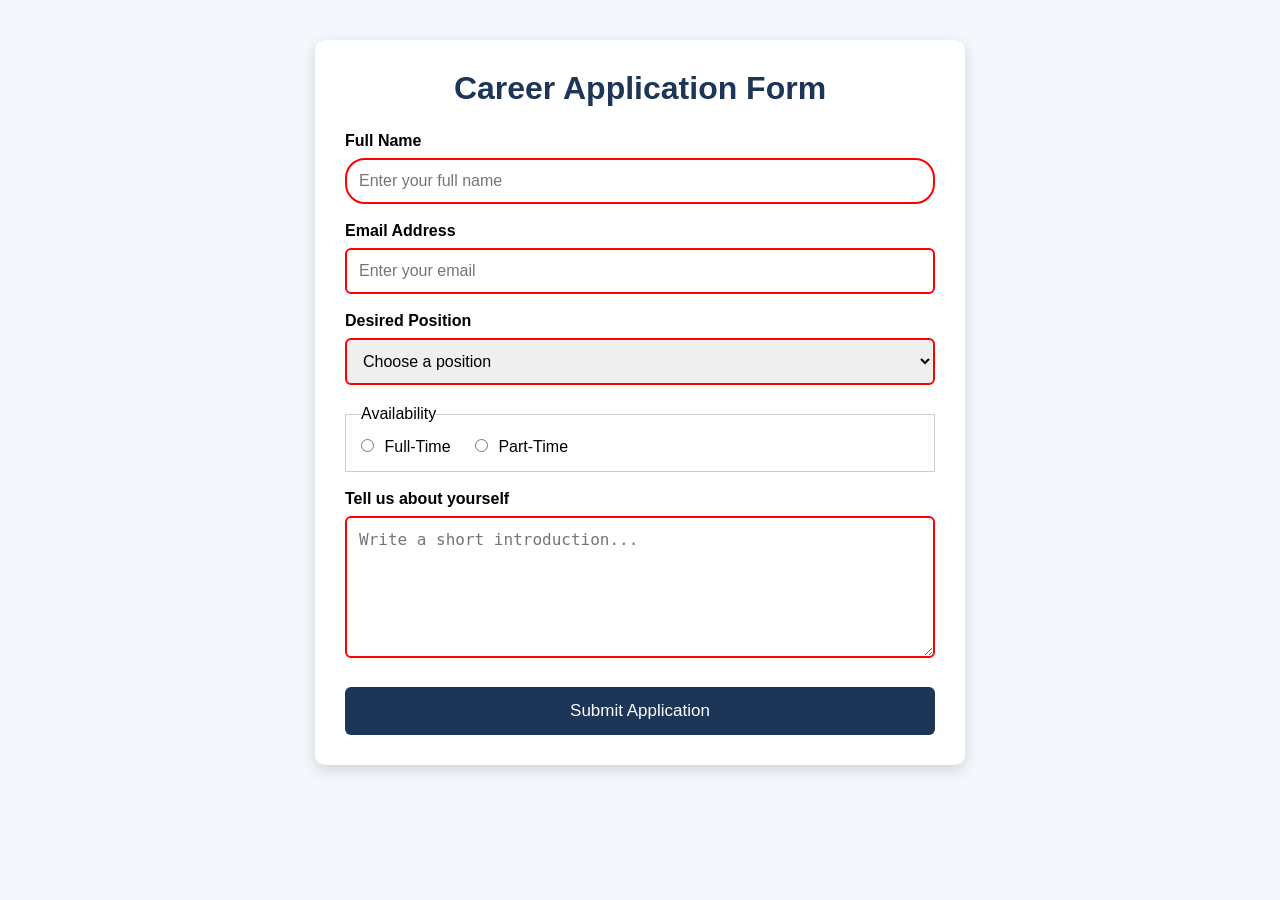
<file: html-css/application-form/index.html>
<!DOCTYPE html>
<html lang="en">
<head>
  <meta charset="UTF-8">
  <meta name="viewport" content="width=device-width, initial-scale=1.0">
  <title>Career Application Form</title>
  <link rel="stylesheet" href="styles.css">
</head>

<body>

<div class="container">

  <h1>Career Application Form</h1>

  <form>

    <label for="name">Full Name</label>
    <input
      type="text"
      id="name"
      placeholder="Enter your full name"
      required
    >

    <label for="email">Email Address</label>
    <input
      type="email"
      id="email"
      placeholder="Enter your email"
      required
    >

    <label for="position">Desired Position</label>

    <select id="position" required>
      <option value="">Choose a position</option>
      <option>Frontend Developer</option>
      <option>Backend Developer</option>
      <option>Full Stack Developer</option>
      <option>UI/UX Designer</option>
    </select>

    <fieldset class="radio-group">

      <legend>Availability</legend>

      <input type="radio" id="full" name="availability">
      <label for="full">Full-Time</label>

      <input type="radio" id="part" name="availability">
      <label for="part">Part-Time</label>

    </fieldset>

    <label for="message">Tell us about yourself</label>

    <textarea
      id="message"
      rows="6"
      placeholder="Write a short introduction..."
      required
    ></textarea>

    <button type="submit">
      Submit Application
    </button>

  </form>

</div>

</body>
</html>
</file>
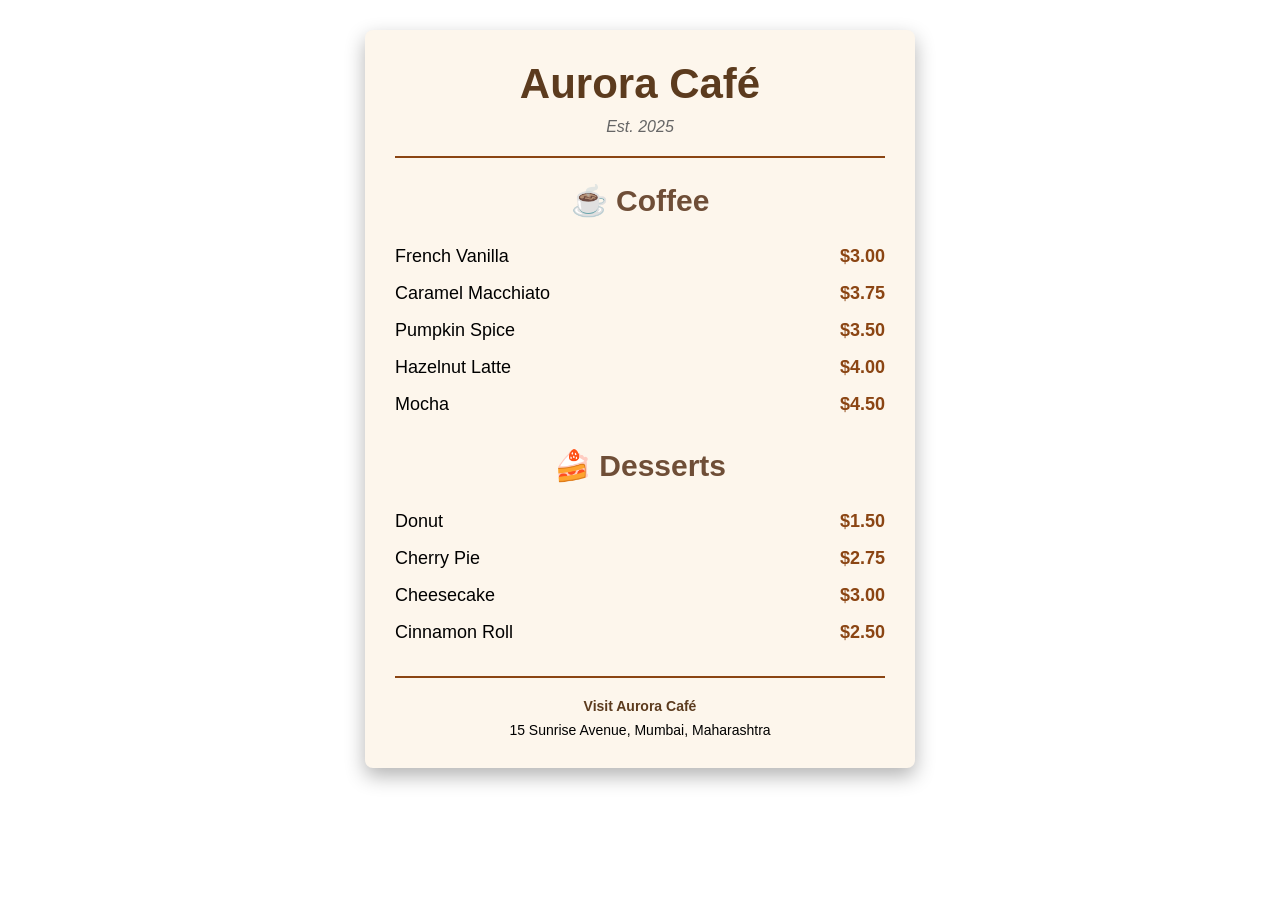
<file: html-css/cafe-menu/index.html>
<!DOCTYPE html>
<html lang="en">
<head>
    <meta charset="UTF-8">
    <meta name="viewport" content="width=device-width, initial-scale=1.0">
    <title>Aurora Café</title>

    <link rel="stylesheet" href="styles.css">
</head>

<body>

<div class="menu">

    <main>

        <h1>Aurora Café</h1>
        <p class="established">Est. 2025</p>

        <hr>

        <section>

            <h2>☕ Coffee</h2>

            <article class="item">
                <p class="flavor">French Vanilla</p><p class="price">$3.00</p>
            </article>

            <article class="item">
                <p class="flavor">Caramel Macchiato</p><p class="price">$3.75</p>
            </article>

            <article class="item">
                <p class="flavor">Pumpkin Spice</p><p class="price">$3.50</p>
            </article>

            <article class="item">
                <p class="flavor">Hazelnut Latte</p><p class="price">$4.00</p>
            </article>

            <article class="item">
                <p class="flavor">Mocha</p><p class="price">$4.50</p>
            </article>

        </section>

        <section>

            <h2>🍰 Desserts</h2>

            <article class="item">
                <p class="dessert">Donut</p><p class="price">$1.50</p>
            </article>

            <article class="item">
                <p class="dessert">Cherry Pie</p><p class="price">$2.75</p>
            </article>

            <article class="item">
                <p class="dessert">Cheesecake</p><p class="price">$3.00</p>
            </article>

            <article class="item">
                <p class="dessert">Cinnamon Roll</p><p class="price">$2.50</p>
            </article>

        </section>

    </main>

    <hr class="bottom-line">

    <footer>

        <p>
            <a href="https://github.com/PranjalChavan77" target="_blank">
                Visit Aurora Café
            </a>
        </p>

        <p class="address">
            15 Sunrise Avenue, Mumbai, Maharashtra
        </p>

    </footer>

</div>

</body>
</html>
</file>
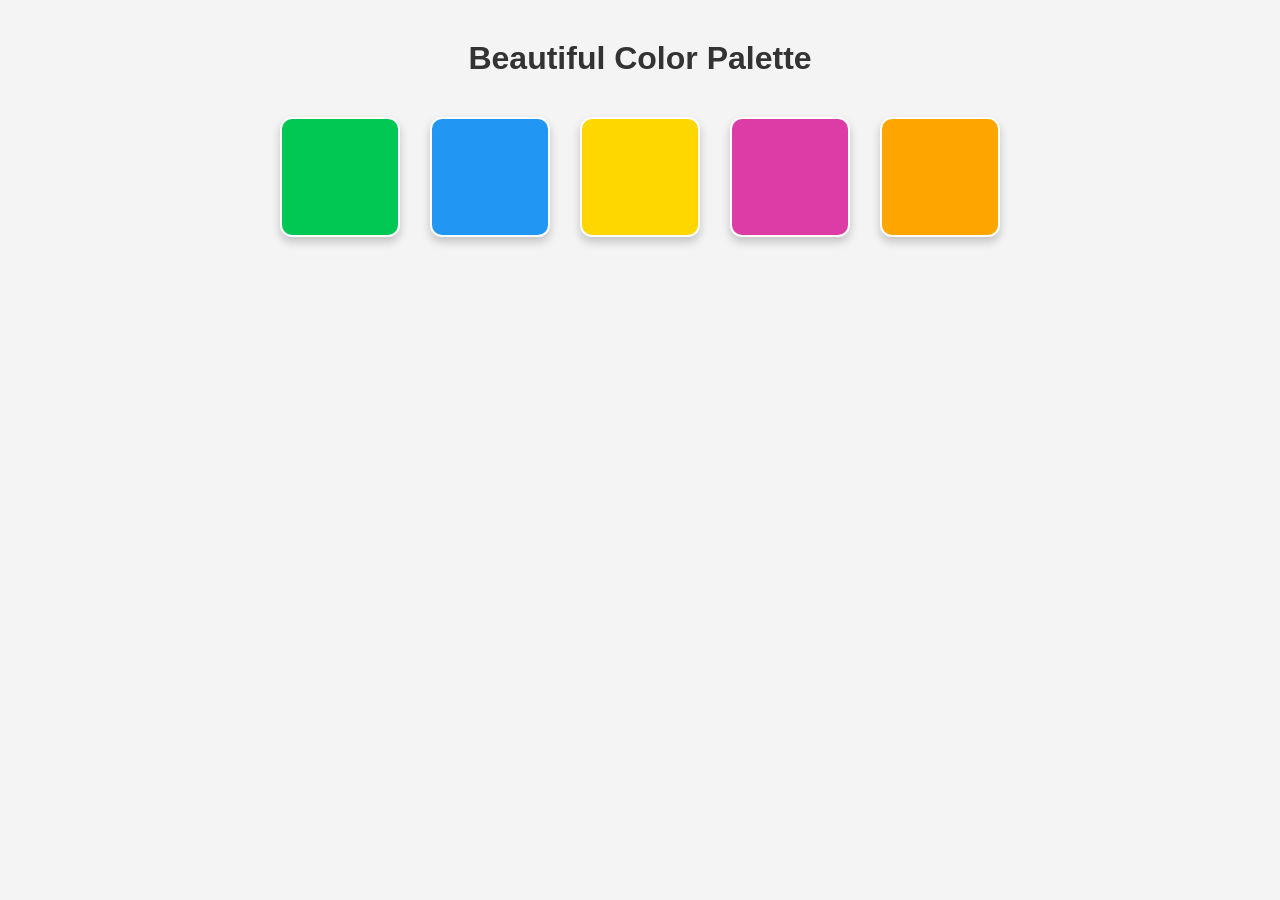
<file: html-css/color-palette/index.html>
<!DOCTYPE html>
<html lang="en">
<head>
    <meta charset="UTF-8">
    <meta name="viewport" content="width=device-width, initial-scale=1.0">
    <title>Color Palette</title>

    <link rel="stylesheet" href="styles.css">
</head>
<body>

    <h1>Beautiful Color Palette</h1>

    <div class="color-grid">

        <div class="color-box color1"></div>

        <div class="color-box color2"></div>

        <div class="color-box color3"></div>

        <div class="color-box color4"></div>

        <div class="color-box color5"></div>

    </div>

</body>
</html>
</file>
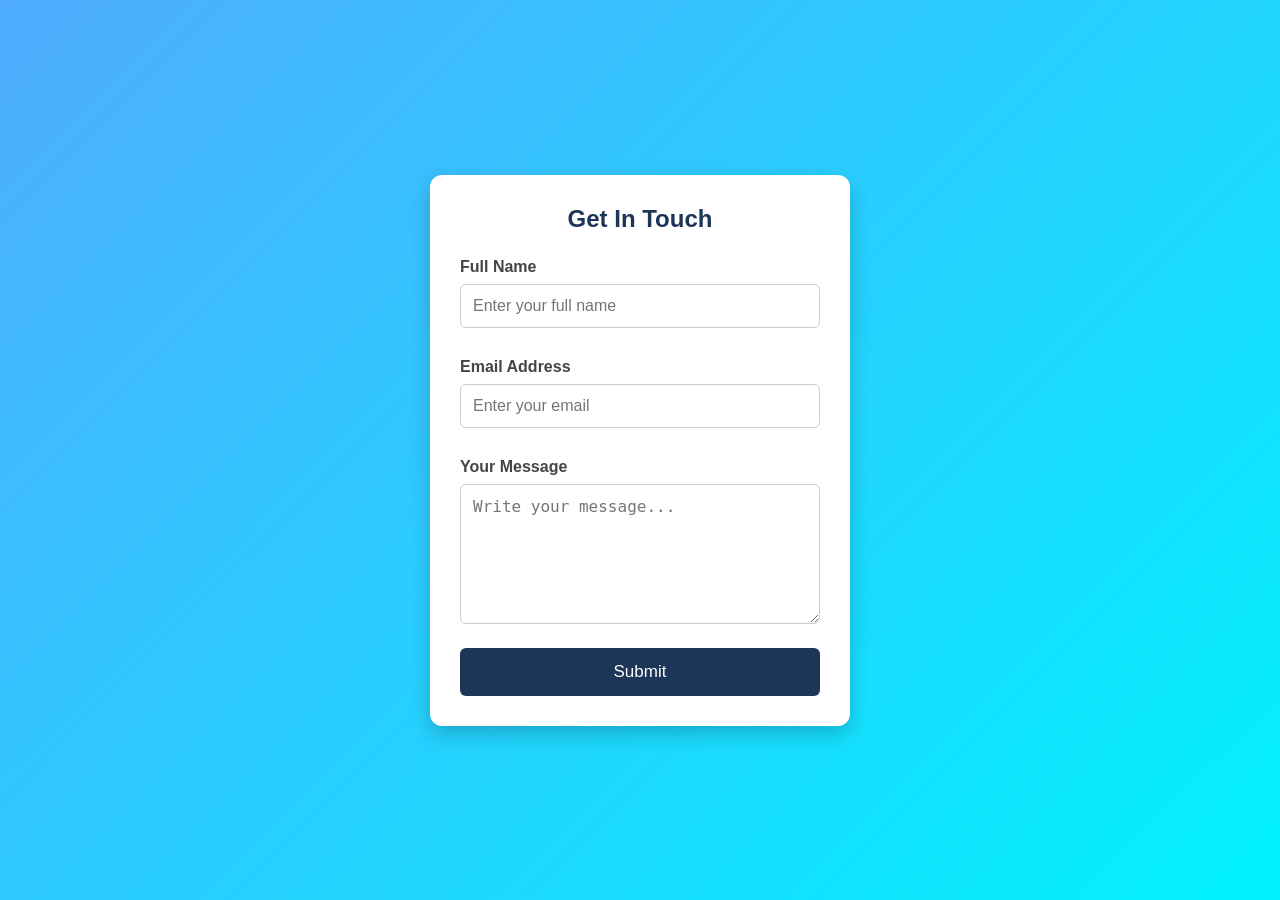
<file: html-css/contact-form/index.html>
<!DOCTYPE html>
<html lang="en">
<head>
    <meta charset="UTF-8">
    <meta name="viewport" content="width=device-width, initial-scale=1.0">
    <title>Contact Form</title>

    <link rel="stylesheet" href="styles.css">
</head>
<body>

<div class="form-container">

    <form>

        <h2>Get In Touch</h2>

        <label for="name">Full Name</label>
        <input
            type="text"
            id="name"
            name="name"
            placeholder="Enter your full name"
            required
        >

        <label for="email">Email Address</label>
        <input
            type="email"
            id="email"
            name="email"
            placeholder="Enter your email"
            required
        >

        <label for="message">Your Message</label>
        <textarea
            id="message"
            name="message"
            rows="6"
            placeholder="Write your message..."
            required
        ></textarea>

        <button type="submit">Submit</button>

    </form>

</div>

</body>
</html>
</file>
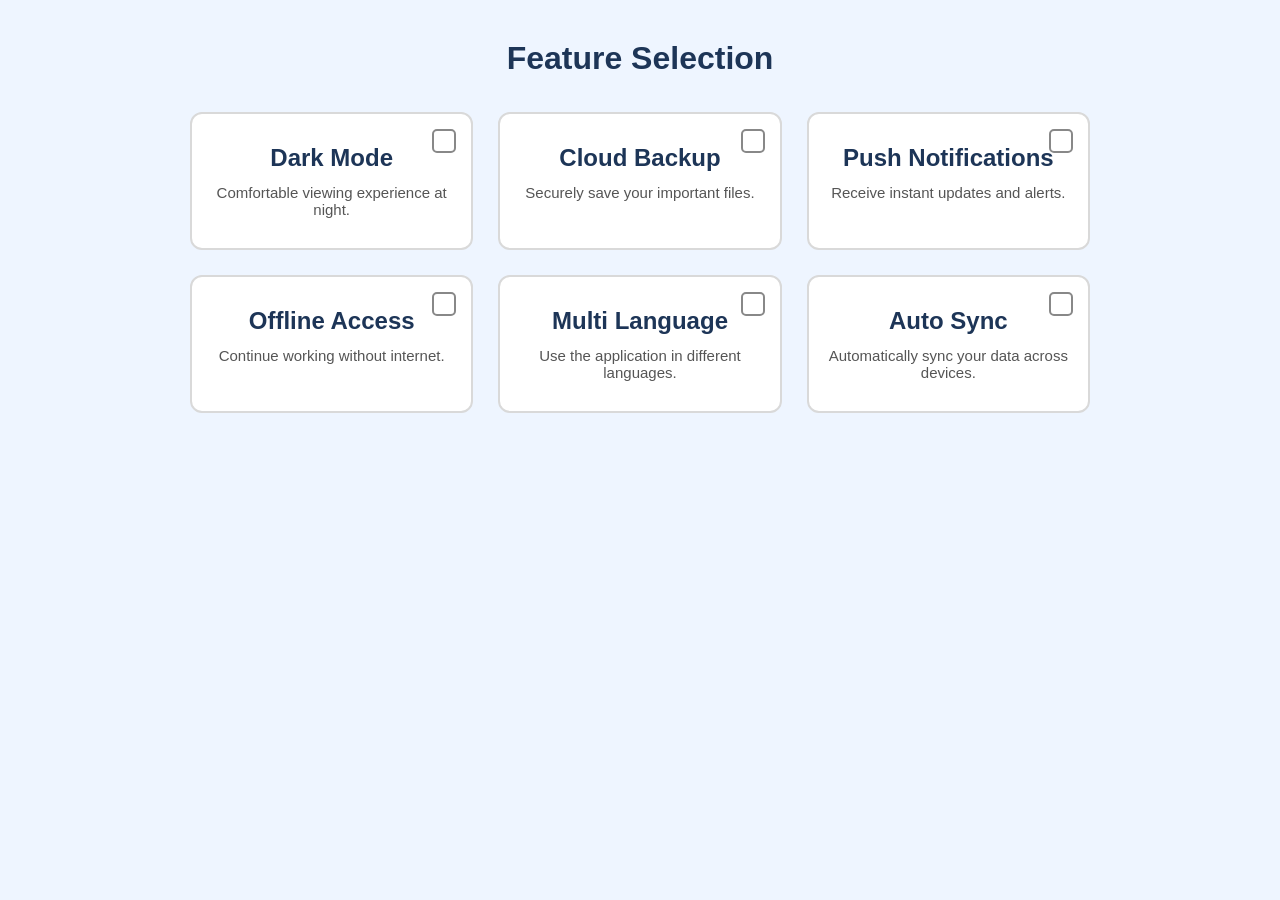
<file: html-css/feature-selection/index.html>
<!DOCTYPE html>
<html lang="en">
<head>
    <meta charset="UTF-8">
    <meta name="viewport" content="width=device-width, initial-scale=1.0">
    <title>Feature Selection</title>

    <link rel="stylesheet" href="styles.css">
</head>
<body>

<h1>Feature Selection</h1>

<div class="feature-card-container">

    <label class="feature-card">
        <input type="checkbox">
        <h2>Dark Mode</h2>
        <p>Comfortable viewing experience at night.</p>
    </label>

    <label class="feature-card">
        <input type="checkbox">
        <h2>Cloud Backup</h2>
        <p>Securely save your important files.</p>
    </label>

    <label class="feature-card">
        <input type="checkbox">
        <h2>Push Notifications</h2>
        <p>Receive instant updates and alerts.</p>
    </label>

    <label class="feature-card">
        <input type="checkbox">
        <h2>Offline Access</h2>
        <p>Continue working without internet.</p>
    </label>

    <label class="feature-card">
        <input type="checkbox">
        <h2>Multi Language</h2>
        <p>Use the application in different languages.</p>
    </label>

    <label class="feature-card">
        <input type="checkbox">
        <h2>Auto Sync</h2>
        <p>Automatically sync your data across devices.</p>
    </label>

</div>

</body>
</html>
</file>
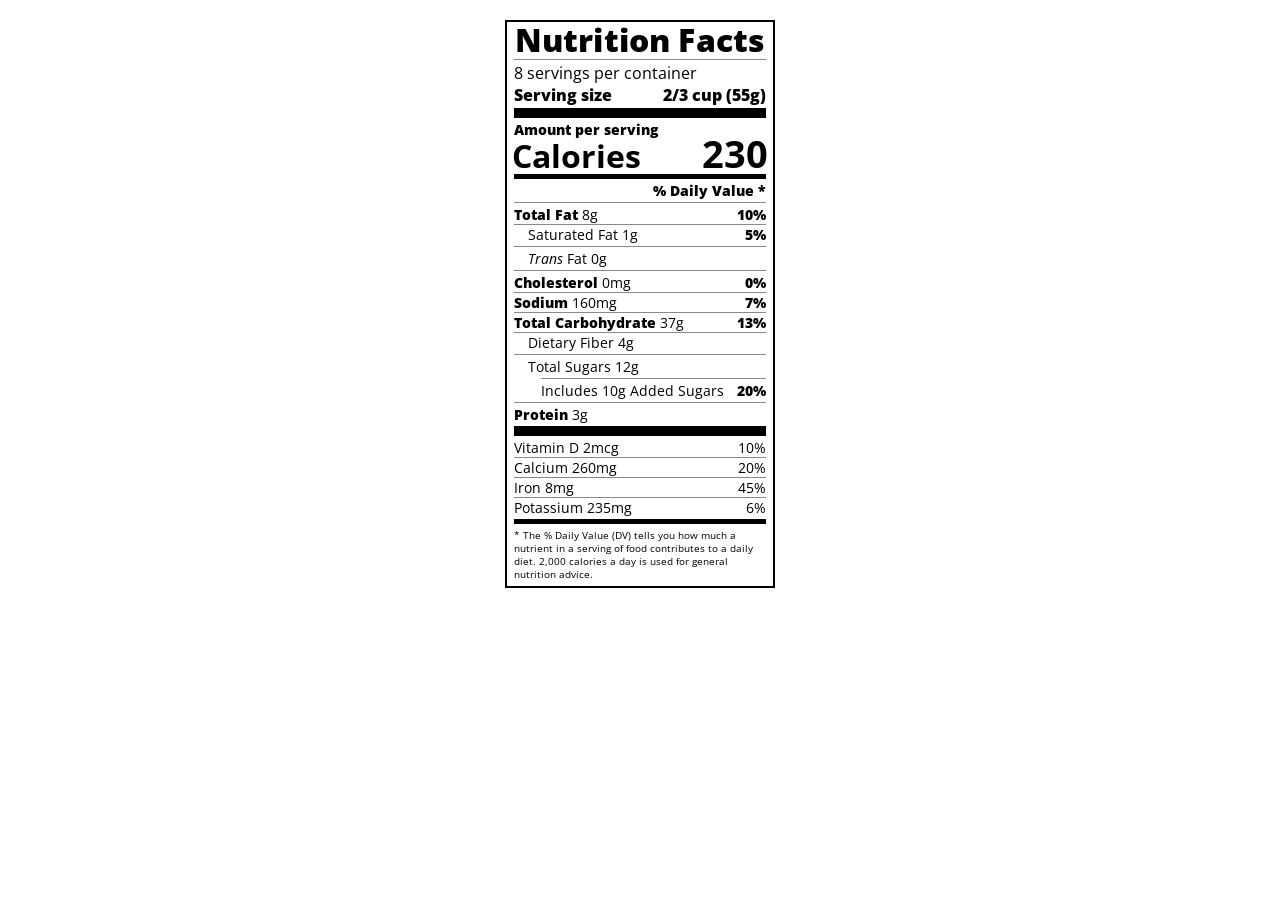
<file: html-css/nutrition-label/index.html>
<!doctype html>
<html lang="en">
  <head>
    <meta charset="UTF-8" />
    <title>Nutrition Label</title>
    <link
      href="https://fonts.googleapis.com/css?family=Open+Sans:400,700,800"
      rel="stylesheet"
    />
    <link href="./styles.css" rel="stylesheet" />
  </head>

  <body>
    <div class="label">
      <header>
        <h1 class="bold">Nutrition Facts</h1>
        <div class="divider"></div>
        <p>8 servings per container</p>
        <p class="bold">Serving size <span>2/3 cup (55g)</span></p>
      </header>
      <div class="divider large"></div>
      <div class="calories-info">
        <div class="left-container">
          <h2 class="bold small-text">Amount per serving</h2>
          <p>Calories</p>
        </div>
        <span>230</span>
      </div>
      <div class="divider medium"></div>
      <div class="daily-value small-text">
        <p class="bold right no-divider">% Daily Value *</p>
        <div class="divider"></div>
        <p>
          <span><span class="bold">Total Fat</span> 8g</span>
          <span class="bold">10%</span>
        </p>
        <p class="indent no-divider">
          Saturated Fat 1g <span class="bold">5%</span>
        </p>
        <div class="divider"></div>
        <p class="indent no-divider">
          <span><i>Trans</i> Fat 0g</span>
        </p>
        <div class="divider"></div>
        <p>
          <span><span class="bold">Cholesterol</span> 0mg</span>
          <span class="bold">0%</span>
        </p>
        <p>
          <span><span class="bold">Sodium</span> 160mg</span>
          <span class="bold">7%</span>
        </p>
        <p>
          <span><span class="bold">Total Carbohydrate</span> 37g</span>
          <span class="bold">13%</span>
        </p>
        <p class="indent no-divider">Dietary Fiber 4g</p>
        <div class="divider"></div>
        <p class="indent no-divider">Total Sugars 12g</p>
        <div class="divider double-indent"></div>
        <p class="double-indent no-divider">
          Includes 10g Added Sugars <span class="bold">20%</span>
        </p>
        <div class="divider"></div>
        <p class="no-divider">
          <span><span class="bold">Protein</span> 3g</span>
        </p>
        <div class="divider large"></div>
        <p>Vitamin D 2mcg <span>10%</span></p>
        <p>Calcium 260mg <span>20%</span></p>
        <p>Iron 8mg <span>45%</span></p>
        <p class="no-divider">Potassium 235mg <span>6%</span></p>
      </div>
      <div class="divider medium"></div>
      <p class="note">
        * The % Daily Value (DV) tells you how much a nutrient in a serving of
        food contributes to a daily diet. 2,000 calories a day is used for
        general nutrition advice.
      </p>
    </div>
  </body>
</html>
</file>
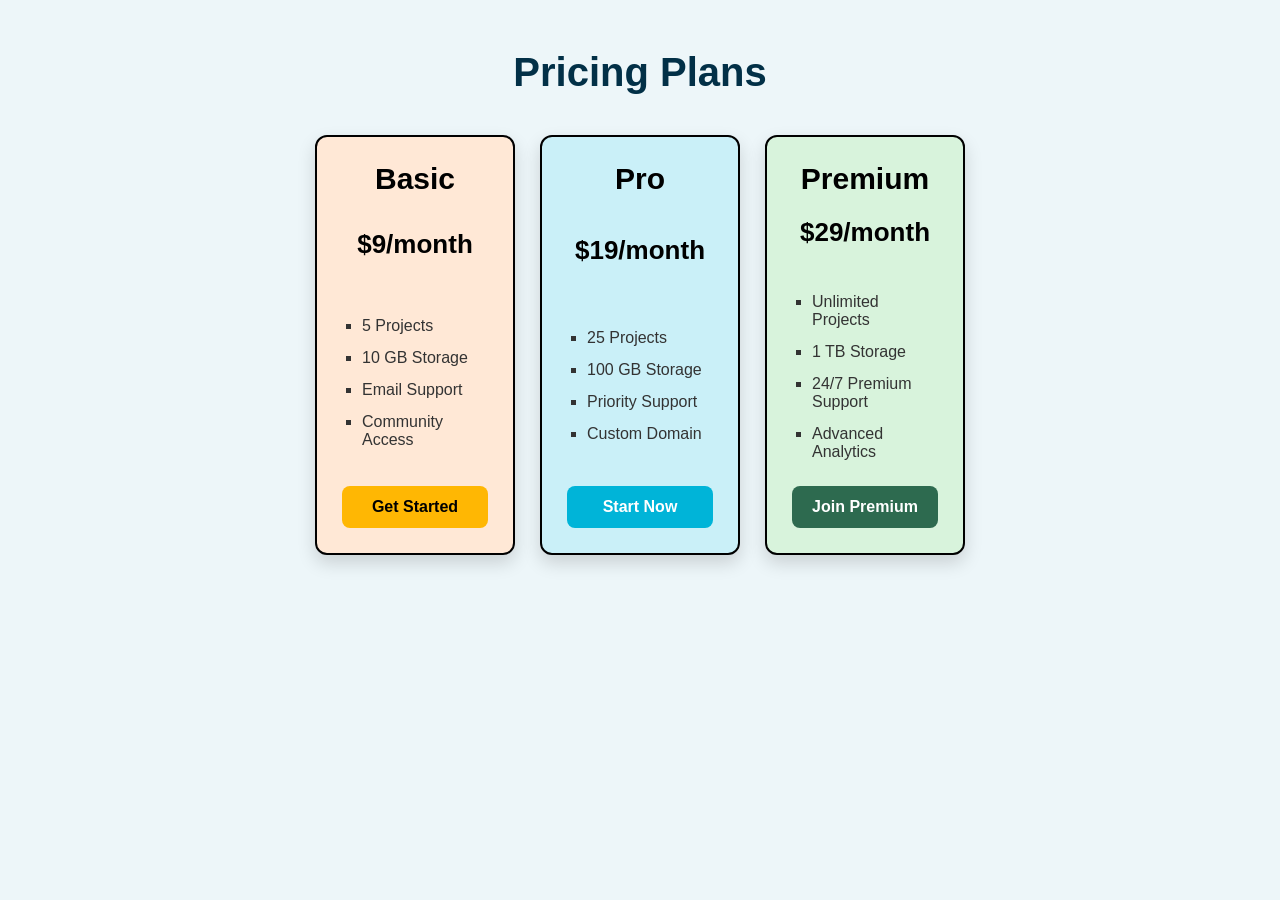
<file: html-css/pricing-plans-layout/index.html>
<!DOCTYPE html>
<html lang="en">
<head>
  <meta charset="UTF-8">
  <title>Pricing Plans</title>
  <link rel="stylesheet" href="styles.css">
</head>
<body>

<h1>Pricing Plans</h1>

<div class="pricing-container">

  <div class="pricing-card basic-plan">
    <h2>Basic</h2>
    <p>$9/month</p>

    <ul>
      <li>5 Projects</li>
      <li>10 GB Storage</li>
      <li>Email Support</li>
      <li>Community Access</li>
    </ul>

    <button>Get Started</button>
  </div>

  <div class="pricing-card pro-plan">
    <h2>Pro</h2>
    <p>$19/month</p>

    <ul>
      <li>25 Projects</li>
      <li>100 GB Storage</li>
      <li>Priority Support</li>
      <li>Custom Domain</li>
    </ul>

    <button>Start Now</button>
  </div>

  <div class="pricing-card premium-plan">
    <h2>Premium</h2>
    <p>$29/month</p>

    <ul>
      <li>Unlimited Projects</li>
      <li>1 TB Storage</li>
      <li>24/7 Premium Support</li>
      <li>Advanced Analytics</li>
    </ul>

    <button>Join Premium</button>
  </div>

</div>

</body>
</html>
</file>
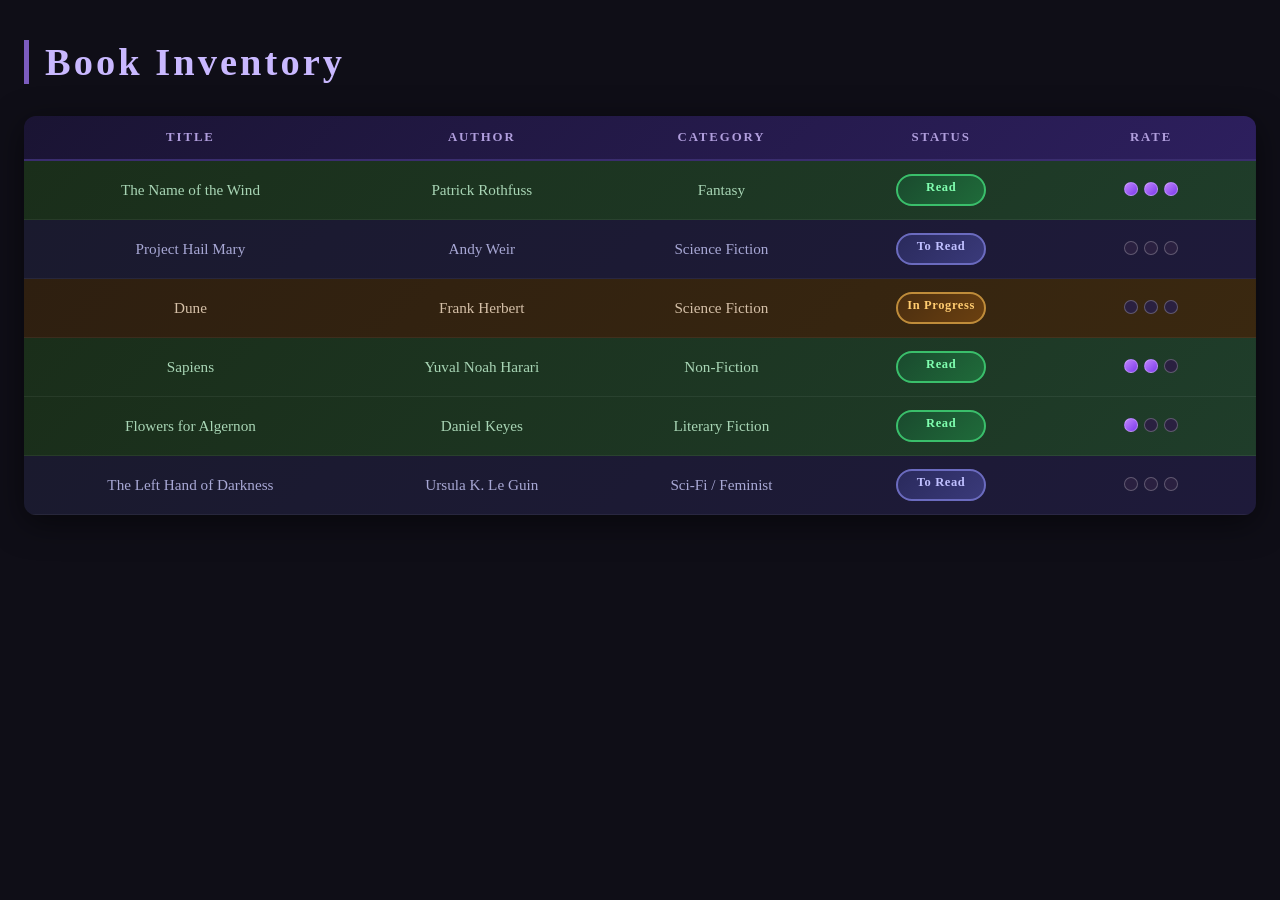
<file: projects/book-library-dashboard/index.html>
<!doctype html>
<html lang="en">
  <head>
    <meta charset="UTF-8" />
    <title>Book Inventory</title>
    <link rel="stylesheet" href="styles.css" />
  </head>
  <body>
    <h1>Book Inventory</h1>
    <div class="table-wrapper">
      <table>
        <thead>
          <tr>
            <th>Title</th>
            <th>Author</th>
            <th>Category</th>
            <th>Status</th>
            <th>Rate</th>
          </tr>
        </thead>
        <tbody>
          <tr class="read">
            <td>The Name of the Wind</td>
            <td>Patrick Rothfuss</td>
            <td>Fantasy</td>
            <td><span class="status">Read</span></td>
            <td>
              <span class="rate three"
                ><span></span><span></span><span></span
              ></span>
            </td>
          </tr>
          <tr class="to-read">
            <td>Project Hail Mary</td>
            <td>Andy Weir</td>
            <td>Science Fiction</td>
            <td><span class="status">To Read</span></td>
            <td>
              <span class="rate"><span></span><span></span><span></span></span>
            </td>
          </tr>
          <tr class="in-progress">
            <td>Dune</td>
            <td>Frank Herbert</td>
            <td>Science Fiction</td>
            <td><span class="status">In Progress</span></td>
            <td>
              <span class="rate"><span></span><span></span><span></span></span>
            </td>
          </tr>
          <tr class="read">
            <td>Sapiens</td>
            <td>Yuval Noah Harari</td>
            <td>Non-Fiction</td>
            <td><span class="status">Read</span></td>
            <td>
              <span class="rate two"
                ><span></span><span></span><span></span
              ></span>
            </td>
          </tr>
          <tr class="read">
            <td>Flowers for Algernon</td>
            <td>Daniel Keyes</td>
            <td>Literary Fiction</td>
            <td><span class="status">Read</span></td>
            <td>
              <span class="rate one"
                ><span></span><span></span><span></span
              ></span>
            </td>
          </tr>
          <tr class="to-read">
            <td>The Left Hand of Darkness</td>
            <td>Ursula K. Le Guin</td>
            <td>Sci-Fi / Feminist</td>
            <td><span class="status">To Read</span></td>
            <td>
              <span class="rate"><span></span><span></span><span></span></span>
            </td>
          </tr>
        </tbody>
      </table>
    </div>
  </body>
</html>
</file>
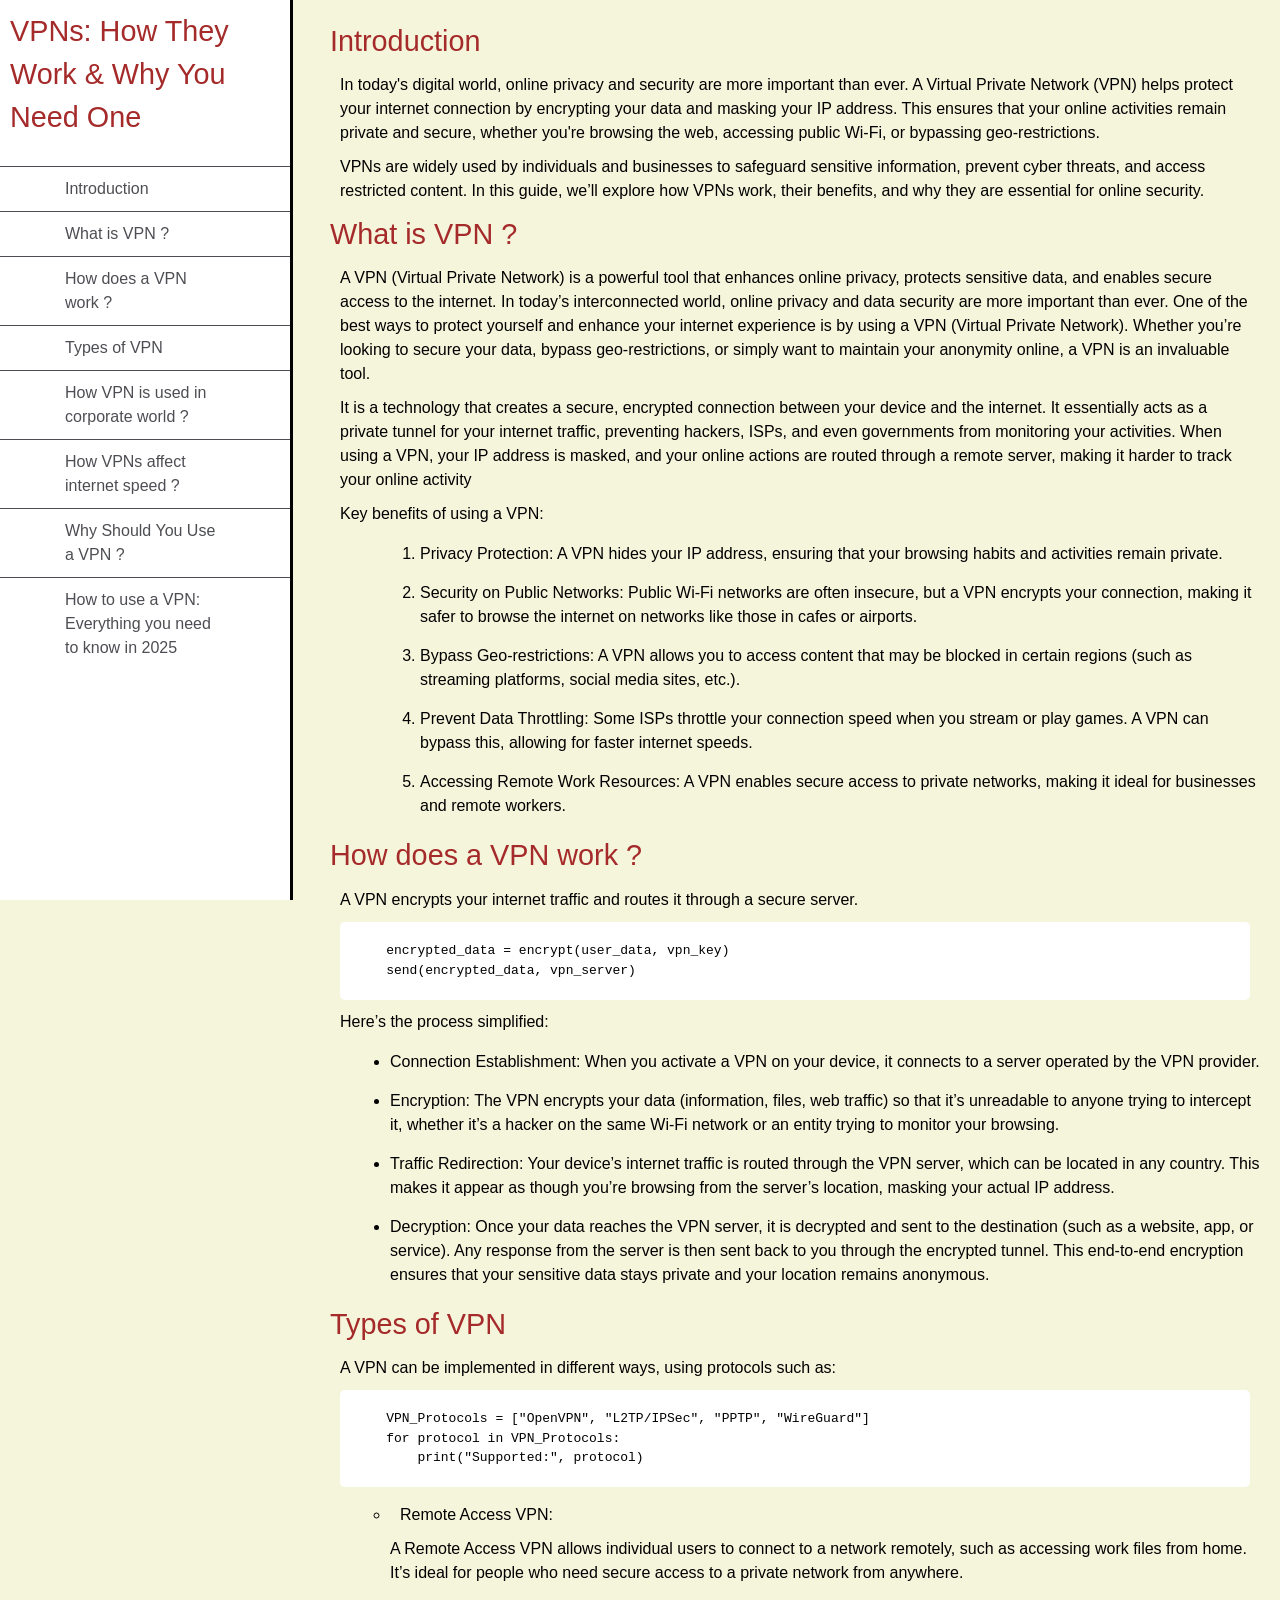
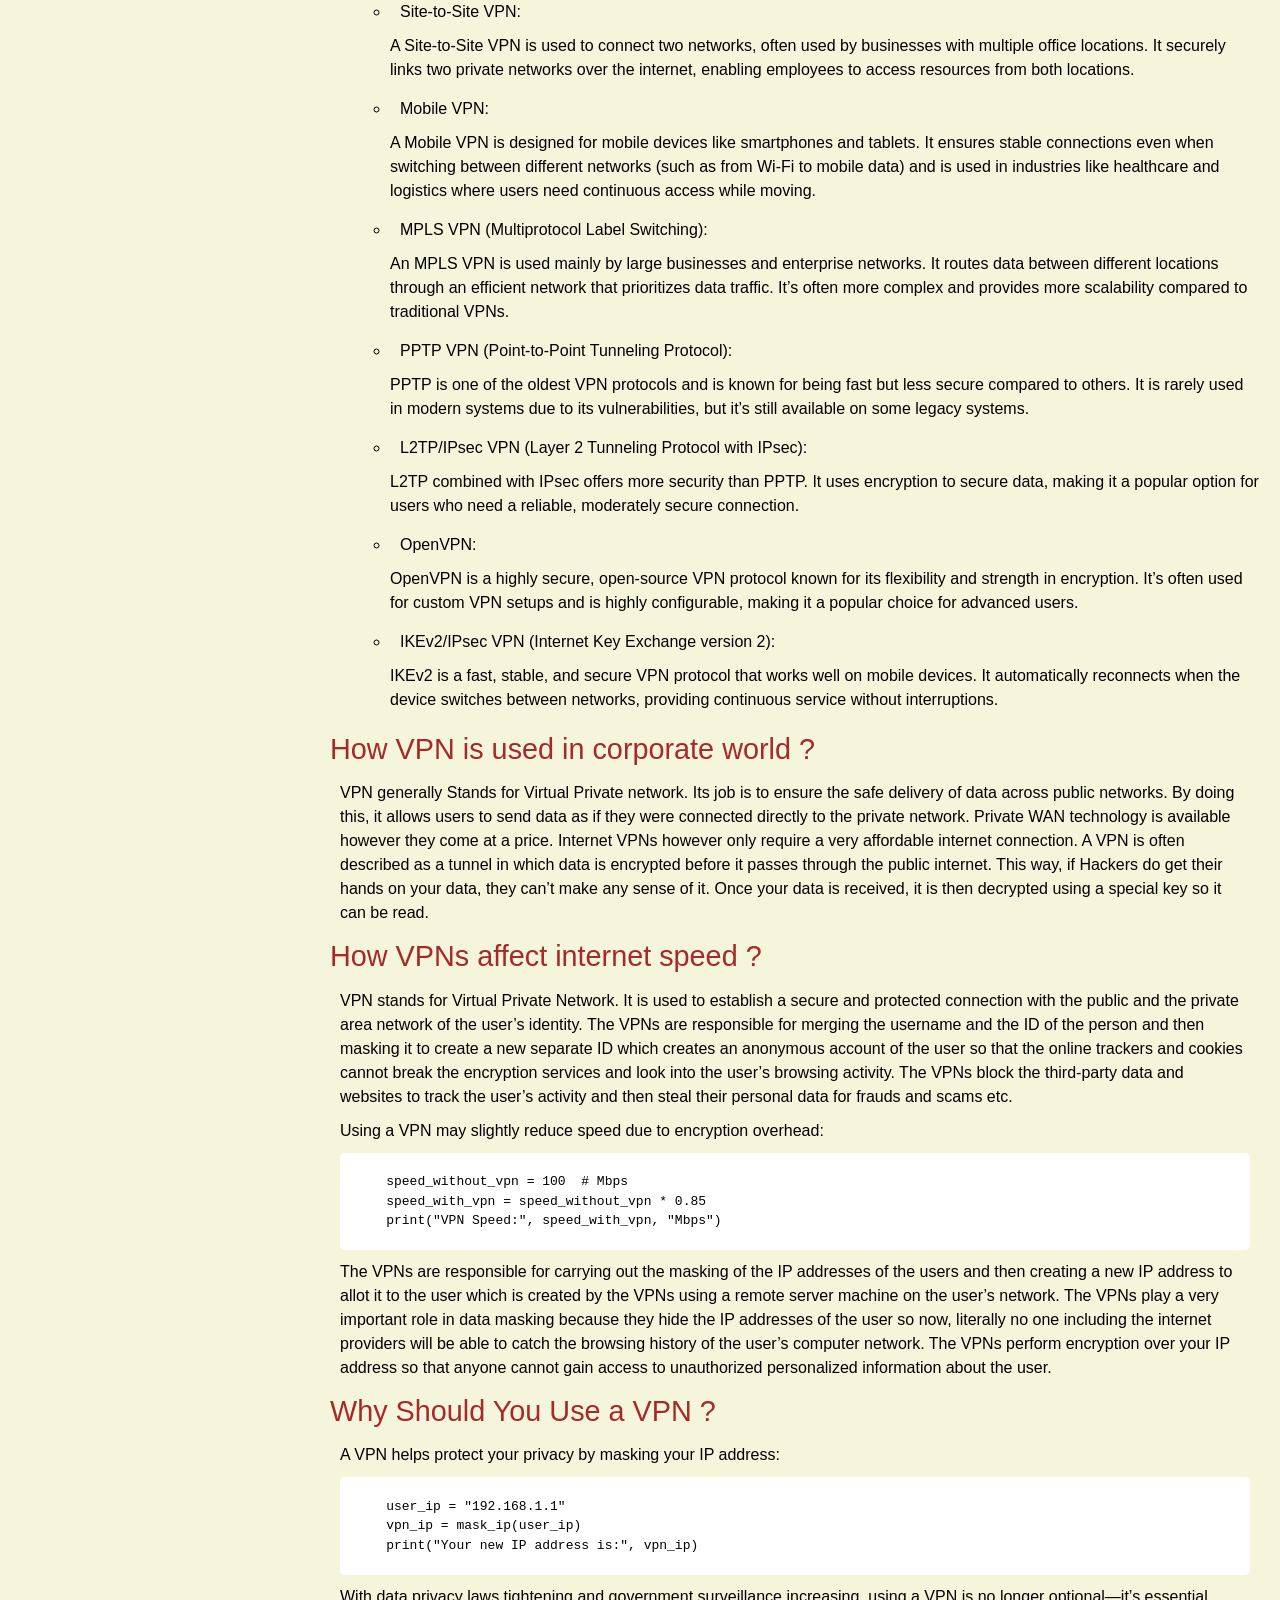
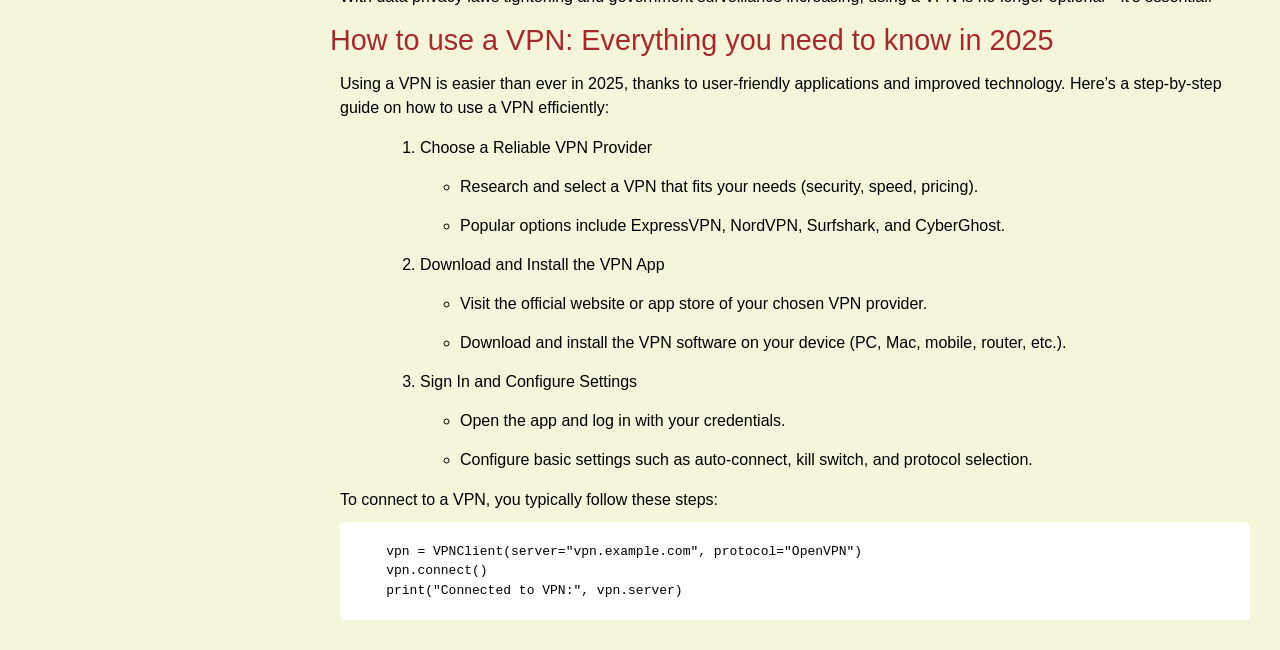
<file: projects/technical-documentation-page/index.html>
<!DOCTYPE html>
<html lang="en">
<head>
    <meta charset="UTF-8">
    <meta name="viewport" content="width=device-width, initial-scale=1.0">
    <title>VPNs: How They Work & Why You Need One</title>
    <link rel="stylesheet" href="styles.css">
</head>
<body>
 <nav id="navbar">
    <header>VPNs: How They Work & Why You Need One</header>
    <ul id="ul-navbar">
        <li>
            <a class="nav-link" id="nav-link" href="#Introduction">Introduction</a>
        </li>
        <li>
            <a class="nav-link" id="nav-link" href="#What_is_VPN_?">What is VPN ?</a>
        </li>
        <li>
            <a class="nav-link" id="nav-link" href="#How_does_a_VPN_work_?">How does a VPN work ?</a>
        </li>
        <li>
            <a class="nav-link" id="nav-link" href="#Types_of_VPN">Types of VPN</a>
        </li>
        <li>
            <a class="nav-link" id="nav-link" href="#How_VPN_is_used_in_corporate_world_?">How VPN is used in corporate world ?</a>
        </li>
        <li>
            <a class="nav-link" id="nav-link" href="#How_VPNs_affect_internet_speed_?">How VPNs affect internet speed ?</a>
        </li>
        <li>
            <a class="nav-link" id="nav-link" href="#Why_Should_You_Use_a_VPN_?">Why Should You Use a VPN ?</a>
        </li>
        <li>
            <a class="nav-link" id="nav-link" href="#How_to_use_a_VPN:_Everything_you_need_to_know_in_2025">How to use a VPN: Everything you need to know in 2025</a>
        </li>
</ul>
 </nav>
 <main id="main-doc">
    <section class="main-section" id="Introduction">
         <header>Introduction</header>
         <p>
             In today's digital world, online privacy and security are more important than ever. A Virtual Private Network (VPN) helps protect your internet connection by encrypting your data and masking your IP address. This ensures that your online activities remain private and secure, whether you're browsing the web, accessing public Wi-Fi, or bypassing geo-restrictions.</p>
<p>VPNs are widely used by individuals and businesses to safeguard sensitive information, prevent cyber threats, and access restricted content. In this guide, we’ll explore how VPNs work, their benefits, and why they are essential for online security.
         </p>
     </section>
     <section class="main-section" id="What_is_VPN_?">
        <header>What is VPN ?</header>
         <p>A VPN (Virtual Private Network) is a powerful tool that enhances online privacy, protects sensitive data, and enables secure access to the internet. In today’s interconnected world, online privacy and data security are more important than ever. One of the best ways to protect yourself and enhance your internet experience is by using a VPN (Virtual Private Network). Whether you’re looking to secure your data, bypass geo-restrictions, or simply want to maintain your anonymity online, a VPN is an invaluable tool.</p>
         <p>It is a technology that creates a secure, encrypted connection between your device and the internet. It essentially acts as a private tunnel for your internet traffic, preventing hackers, ISPs, and even governments from monitoring your activities. When using a VPN, your IP address is masked, and your online actions are routed through a remote server, making it harder to track your online activity</p>
         <p>
            Key benefits of using a VPN:
          <ol>
              <li>Privacy Protection: A VPN hides your IP address, ensuring that your browsing habits and activities remain private.</li>
               <li>Security on Public Networks: Public Wi-Fi networks are often insecure, but a VPN encrypts your connection, making it safer to browse the internet on networks like those in cafes or airports.</li>
               <li>Bypass Geo-restrictions: A VPN allows you to access content that may be blocked in certain regions (such as streaming platforms, social media sites, etc.).</li>
               <li>Prevent Data Throttling: Some ISPs throttle your connection speed when you stream or play games. A VPN can bypass this, allowing for faster internet speeds.</li>
               <li>Accessing Remote Work Resources: A VPN enables secure access to private networks, making it ideal for businesses and remote workers.</li>
          </ol> 
         </p>
     </section>
     <section class="main-section" id="How_does_a_VPN_work_?">
        <header>How does a VPN work ?</header>
         <p>A VPN encrypts your internet traffic and routes it through a secure server.</p>
    <code>
    encrypted_data = encrypt(user_data, vpn_key)
    send(encrypted_data, vpn_server)
    </code>
    <p>Here’s the process simplified:
              <ul>
                <li>Connection Establishment: When you activate a VPN on your device, it connects to a server operated by the VPN provider.</li>
                <li>Encryption: The VPN encrypts your data (information, files, web traffic) so that it’s unreadable to anyone trying to intercept it, whether it’s a hacker on the same Wi-Fi network or an entity trying to monitor your browsing.</li>
                <li>Traffic Redirection: Your device’s internet traffic is routed through the VPN server, which can be located in any country. This makes it appear as though you’re browsing from the server’s location, masking your actual IP address.</li>
                <li>Decryption: Once your data reaches the VPN server, it is decrypted and sent to the destination (such as a website, app, or service). Any response from the server is then sent back to you through the encrypted tunnel.
This end-to-end encryption ensures that your sensitive data stays private and your location remains anonymous.</li>
              </ul>
     </section>
     <section class="main-section" id="Types_of_VPN">
        <header>Types of VPN</header>
         <p>A VPN can be implemented in different ways, using protocols such as:</p>
    <code>
    VPN_Protocols = ["OpenVPN", "L2TP/IPSec", "PPTP", "WireGuard"]
    for protocol in VPN_Protocols:
        print("Supported:", protocol)
    </code>
        <p>
         <ul style="list-style-type: circle;">
              <li><p>Remote Access VPN:</p>
A Remote Access VPN allows individual users to connect to a network remotely, such as accessing work files from home. It’s ideal for people who need secure access to a private network from anywhere.</li>
              <li><p>Site-to-Site VPN:</p>
A Site-to-Site VPN is used to connect two networks, often used by businesses with multiple office locations. It securely links two private networks over the internet, enabling employees to access resources from both locations.</li>
              <li><p>Mobile VPN:</p>
A Mobile VPN is designed for mobile devices like smartphones and tablets. It ensures stable connections even when switching between different networks (such as from Wi-Fi to mobile data) and is used in industries like healthcare and logistics where users need continuous access while moving.</li>
              <li><p>MPLS VPN (Multiprotocol Label Switching):</p>
An MPLS VPN is used mainly by large businesses and enterprise networks. It routes data between different locations through an efficient network that prioritizes data traffic. It’s often more complex and provides more scalability compared to traditional VPNs.</li>
              <li><p>PPTP VPN (Point-to-Point Tunneling Protocol):</p>
PPTP is one of the oldest VPN protocols and is known for being fast but less secure compared to others. It is rarely used in modern systems due to its vulnerabilities, but it’s still available on some legacy systems.
</li>
              <li><p>L2TP/IPsec VPN (Layer 2 Tunneling Protocol with IPsec):</p>
L2TP combined with IPsec offers more security than PPTP. It uses encryption to secure data, making it a popular option for users who need a reliable, moderately secure connection.</li>

              <li><p>OpenVPN:</p>
OpenVPN is a highly secure, open-source VPN protocol known for its flexibility and strength in encryption. It’s often used for custom VPN setups and is highly configurable, making it a popular choice for advanced users.</li>
              <li><p>IKEv2/IPsec VPN (Internet Key Exchange version 2):</p>
IKEv2 is a fast, stable, and secure VPN protocol that works well on mobile devices. It automatically reconnects when the device switches between networks, providing continuous service without interruptions.</li>
             </ul>
            </p>
     </section>
     <section class="main-section" id="How_VPN_is_used_in_corporate_world_?">
        <header>How VPN is used in corporate world ?</header>
         <p>VPN generally Stands for Virtual Private network. Its job is to ensure the safe delivery of data across public networks. By doing this, it allows users to send data as if they were connected directly to the private network. Private WAN technology is available however they come at a price. Internet VPNs however only require a very affordable internet connection. A VPN is often described as a tunnel in which data is encrypted before it passes through the public internet. This way, if Hackers do get their hands on your data, they can’t make any sense of it. Once your data is received, it is then decrypted using a special key so it can be read.</p>
     </section>
     <section class="main-section" id="How_VPNs_affect_internet_speed_?">
        <header>How VPNs affect internet speed ?</header>
      <p>VPN stands for Virtual Private Network. It is used to establish a secure and protected connection with the public and the private area network of the user’s identity. The VPNs are responsible for merging the username and the ID of the person and then masking it to create a new separate ID which creates an anonymous account of the user so that the online trackers and cookies cannot break the encryption services and look into the user’s browsing activity. The VPNs block the third-party data and websites to track the user’s activity and then steal their personal data for frauds and scams etc.
      </p>
      <p>Using a VPN may slightly reduce speed due to encryption overhead:</p>
    <code>
    speed_without_vpn = 100  # Mbps
    speed_with_vpn = speed_without_vpn * 0.85
    print("VPN Speed:", speed_with_vpn, "Mbps")
    </code>

      <p>The VPNs are responsible for carrying out the masking of the IP addresses of the users and then creating a new IP address to allot it to the user which is created by the VPNs using a remote server machine on the user’s network. The VPNs play a very important role in data masking because they hide the IP addresses of the user so now, literally no one including the internet providers will be able to catch the browsing history of the user’s computer network. The VPNs perform encryption over your IP address so that anyone cannot gain access to unauthorized personalized information about the user.
      </p>
     </section>

     <section class="main-section" id="Why_Should_You_Use_a_VPN_?">
        <header>Why Should You Use a VPN ?</header>
      <p>A VPN helps protect your privacy by masking your IP address:</p>
    <code>
    user_ip = "192.168.1.1"
    vpn_ip = mask_ip(user_ip)
    print("Your new IP address is:", vpn_ip)
    </code>
      <p>With data privacy laws tightening and government surveillance increasing, using a VPN is no longer optional—it’s essential.</p>
     </section>
     <section class="main-section" id="How_to_use_a_VPN:_Everything_you_need_to_know_in_2025">
        <header>How to use a VPN: Everything you need to know in 2025</header>
       <p>Using a VPN is easier than ever in 2025, thanks to user-friendly applications and improved technology. Here’s a step-by-step guide on how to use a VPN efficiently:</p>
            <ol>
              <li> Choose a Reliable VPN Provider</li>
              <ul>
              <li>Research and select a VPN that fits your needs (security, speed, pricing).</li>
              <li>Popular options include ExpressVPN, NordVPN, Surfshark, and CyberGhost.</li>
              </ul>
              <li>Download and Install the VPN App</li>
              <ul>
              <li>Visit the official website or app store of your chosen VPN provider.</li>
              <li>Download and install the VPN software on your device (PC, Mac, mobile, router, etc.).
</li>       
              </ul>
              <li>Sign In and Configure Settings</li>
              <ul>
              <li>Open the app and log in with your credentials.</li>
              <li>Configure basic settings such as auto-connect, kill switch, and protocol selection.</li>
              </ul>
            </ol>
    <p>To connect to a VPN, you typically follow these steps:</p>
    <code>
    vpn = VPNClient(server="vpn.example.com", protocol="OpenVPN")
    vpn.connect()
    print("Connected to VPN:", vpn.server)
    </code>
     </section>
 </main>
</body>
</html>
</file>
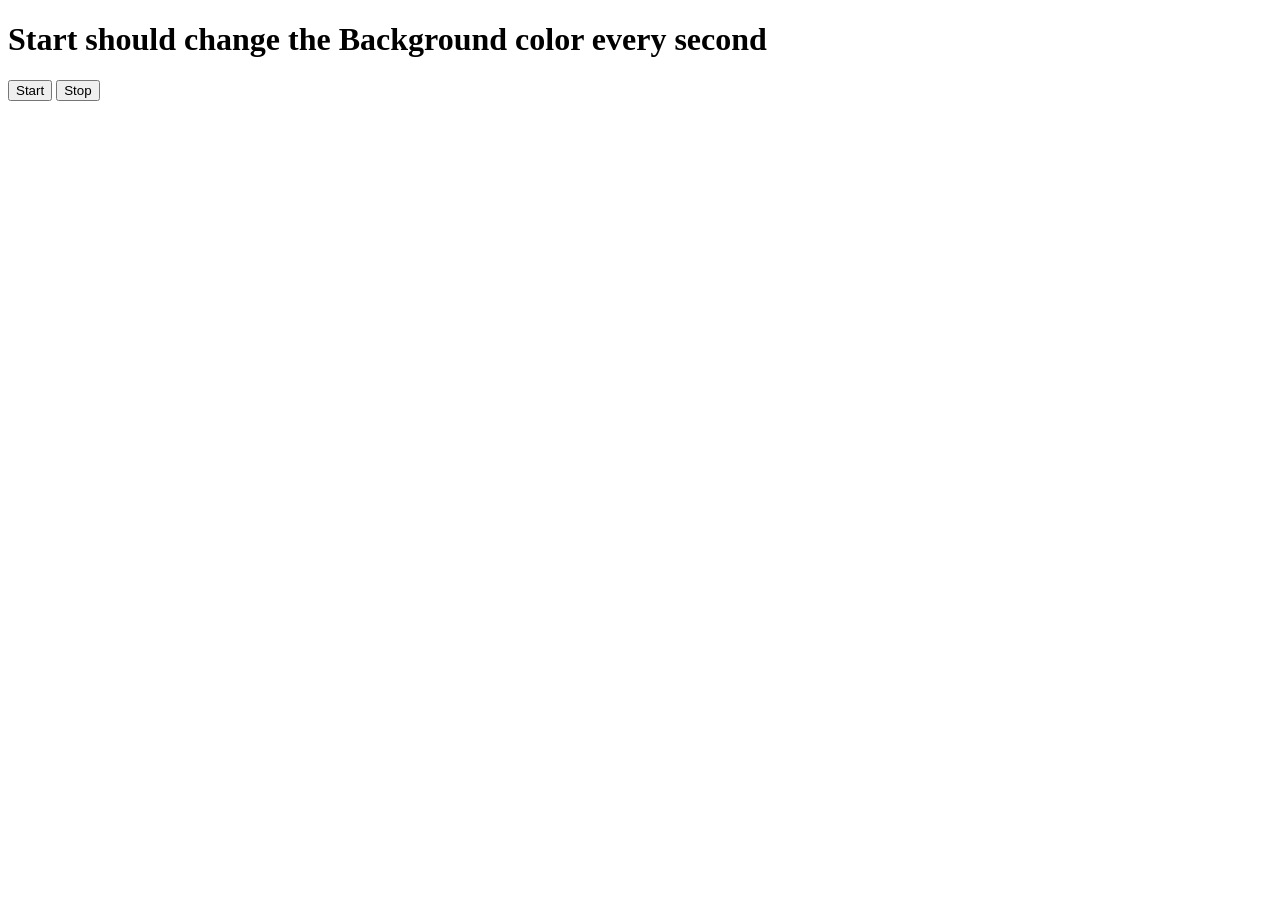
<file: javascript/mini-projects/automatic-bg-color-changer/index.html>
<!DOCTYPE html>
<html lang="en">
<head>
    <meta charset="UTF-8">
    <meta name="viewport" content="width=device-width, initial-scale=1.0">
    <title>Unlimited BG colors</title>
</head>
<body>
    <h1>Start should change the Background color every second</h1>
    <button id="start">Start</button>
    <button id="stop">Stop</button>

    <script src="unlimited-bgcolors.js"></script>
</body>
</html>
</file>
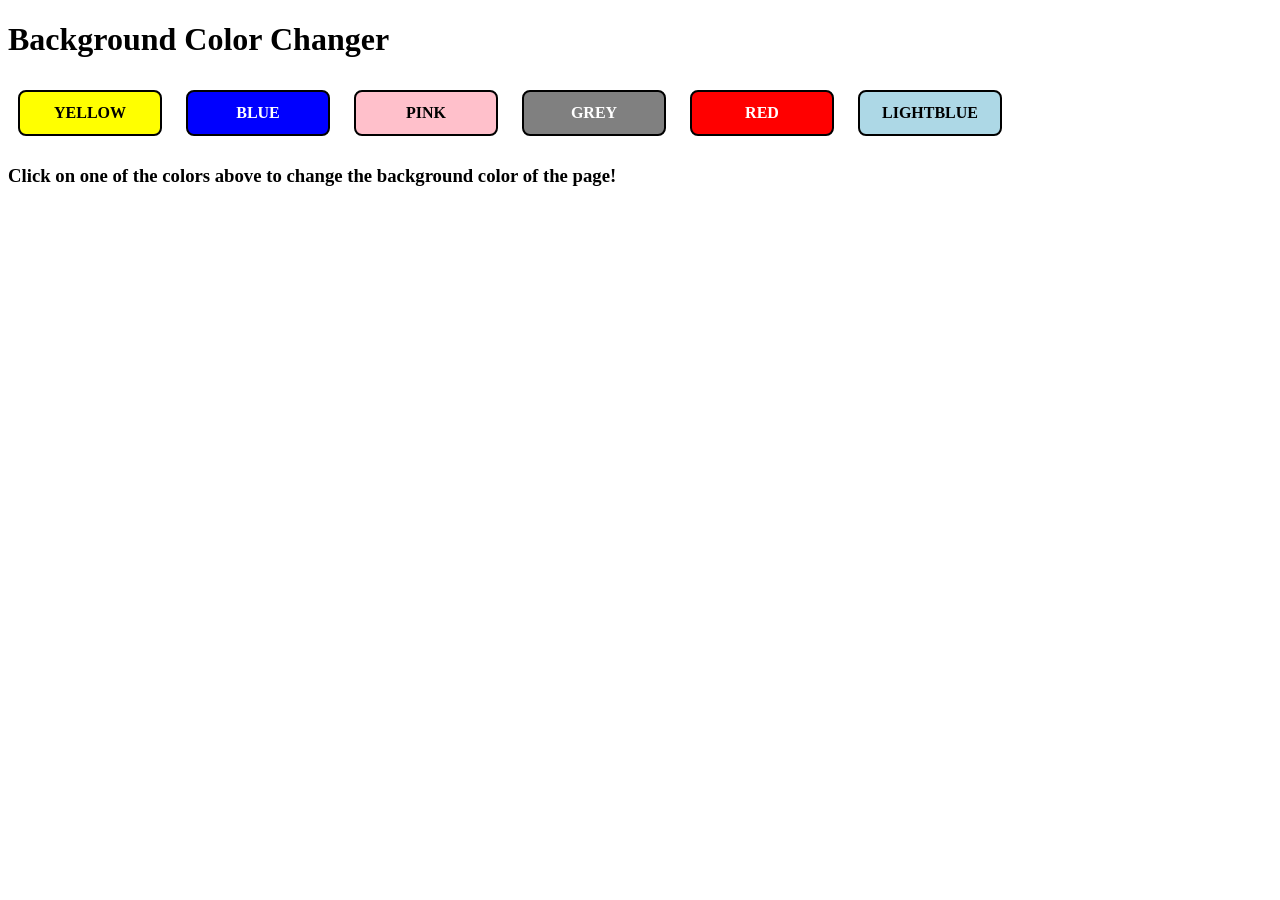
<file: javascript/mini-projects/background-color-changer/index.html>
<!DOCTYPE html>
<html lang="en">
<head>
    <meta charset="UTF-8">
    <meta name="viewport" content="width=device-width, initial-scale=1.0">
    <link rel="stylesheet" href="colorChanger.css">
    <title>Background Color Changer</title>
</head>
<body>
    <div> 
    <h1>Background Color Changer</h1>
    <span class="button" id="yellow">YELLOW</span>
    <span class="button" id="blue">BLUE</span>
    <span class="button" id="pink">PINK</span>
    <span class="button" id="grey">GREY</span> 
    <span class="button" id="red">RED</span> 
    <span class="button" id="lightblue">LIGHTBLUE</span> 
    <h3>Click on one of the colors above 
        <span>to change the background color of the page!</span>
    </h3>
    </div>
    <script src="bgcolorChanger.js"></script>
</body>
</html>
</file>
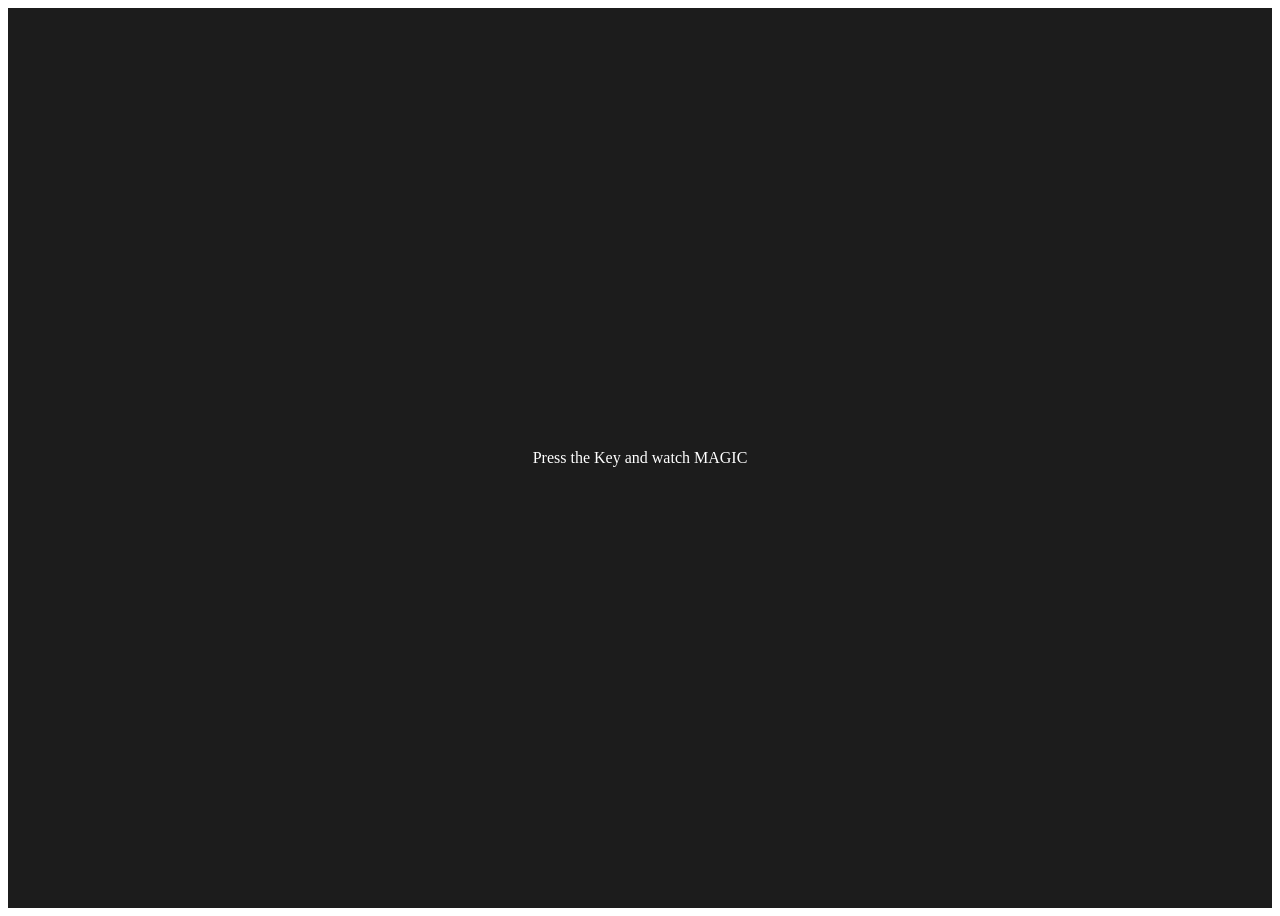
<file: javascript/mini-projects/keyboard-check/index.html>
<!DOCTYPE html>
<html lang="en">
<head>
    <meta charset="UTF-8">
    <meta name="viewport" content="width=device-width, initial-scale=1.0">
    <title>Keyboard Check</title>
    <style>
        table,
        th,
        td {
            border: 1px solid black;
        }
        .project {
            background-color: #1c1c1c;
            color: #ffffff;
            display: flex;
            align-items: center;
            justify-content: center;
            text-align: center;
            height: 100vh;
        }

        .color {
            color: pink;
            display: flex;
            flex-direction: row;
        }
    </style>
</head>
<body>
    <div class="project">
        <div id="insert">
            <div class="key">Press the Key and watch MAGIC</div>
        </div>
    </div>

    <script src="keyboard.js"></script>
</body>
</html>
</file>
<file: html-css/application-form/styles.css>
*{
    margin:0;
    padding:0;
    box-sizing:border-box;
}

/* Body */

body{

    font-family:Arial, Helvetica, sans-serif;

    background:#f4f7fb;

    display:flex;

    justify-content:center;

    padding:40px;
}

/* Container */

.container{

    background:white;

    width:100%;

    max-width:650px;

    padding:30px;

    border-radius:10px;

    box-shadow:0 5px 15px rgba(0,0,0,.15);
}

/* Heading */

h1{

    text-align:center;

    margin-bottom:25px;

    color:#1d3557;
}

/* Labels */

label{

    display:block;

    margin-top:18px;

    margin-bottom:8px;

    font-weight:bold;
}

/* Inputs */

input,
select,
textarea{

    width:100%;

    padding:12px;

    border:2px solid #bbb;

    border-radius:6px;

    font-size:16px;
}

/* Radio Group */

.radio-group{

    margin-top:20px;

    padding:15px;

    border:1px solid #ccc;
}

.radio-group input{

    width:auto;

    margin-right:6px;
}

.radio-group label{

    display:inline;

    margin-right:20px;

    font-weight:normal;
}

/* Button */

button{

    width:100%;

    margin-top:25px;

    padding:14px;

    border:none;

    border-radius:6px;

    background:#1d3557;

    color:white;

    font-size:17px;

    cursor:pointer;
}

input:focus,
textarea:focus{

    border-color:#1d3557;

    outline:none;
}

input:invalid,
select:invalid,
textarea:invalid{

    border-color:red;
}

input:valid,
select:valid,
textarea:valid{

    border-color:green;
}

button:hover{

    background:#457b9d;
}

.radio-group input[type="radio"]:checked{

    border:2px solid green;

    background:lightgreen;

    box-shadow:0 0 6px green;
}

.radio-group input[type="radio"]:checked + label{

    color:green;

    font-weight:bold;
}

input:first-of-type{

    border-radius:20px;
}
</file>
<file: html-css/cafe-menu/styles.css>
* {
  margin: 0;
  padding: 0;
  box-sizing: border-box;
}

body {
  background-image: url("https://images.unsplash.com/photo-1445116572660-236099ec97a0?w=1200");
  background-size: cover;
  background-position: center;
  background-attachment: fixed;

  font-family: Arial, Helvetica, sans-serif;

  padding: 30px;
}

.menu {
  width: 80%;
  max-width: 550px;

  background: #fdf6ec;

  margin: auto;

  padding: 30px;

  border-radius: 8px;

  box-shadow: 0 8px 20px rgba(0, 0, 0, 0.3);
}

h1 {
  text-align: center;

  font-size: 42px;

  color: #5c3b1e;

  margin-bottom: 10px;
}

.established {
  text-align: center;

  font-style: italic;

  color: #666;

  margin-bottom: 20px;
}

h2 {
  text-align: center;

  font-size: 30px;

  color: #6f4e37;

  margin: 25px 0 20px;
}

hr {
  height: 2px;

  border: none;

  background: #8b4513;
}

.bottom-line {
  margin-top: 25px;
}

.item p {
  display: inline-block;

  margin: 8px 0;

  font-size: 18px;
}

.flavor,
.dessert {
  width: 75%;

  text-align: left;
}

.price {
  width: 25%;

  text-align: right;

  color: #8b4513;

  font-weight: bold;
}

footer {
  text-align: center;

  margin-top: 20px;

  font-size: 14px;
}

.address {
  margin-top: 8px;
}

/* LINKS */

a {
  color: #5c3b1e;

  text-decoration: none;

  font-weight: bold;
}

a:hover {
  color: #a0522d;
}
</file>
<file: html-css/color-palette/styles.css>
*{
    margin:0;
    padding:0;
    box-sizing:border-box;
}

body{

    background-color:#f4f4f4;

    font-family:Arial, Helvetica, sans-serif;

    text-align:center;

    padding:40px;
}

h1{

    margin-bottom:40px;

    color:#333;
}

.color-grid{

    display:flex;

    justify-content:center;

    flex-wrap:wrap;

    gap:30px;
}

.color-box{

    width:120px;

    height:120px;

    border-radius:12px;

    box-shadow:0 5px 10px rgba(0,0,0,.2);

    border:2px solid white;
}

.color1{

    background-color:#00c853;
}

.color2{

    background-color:rgb(33,150,243);
}

.color3{

    background-color:gold;
}

.color4{

    background-color:hsl(320,70%,55%);
}

.color5{

    background-color:orange;
}
</file>
<file: html-css/contact-form/styles.css>
*{
    margin:0;
    padding:0;
    box-sizing:border-box;
}

body{

    font-family:Arial, Helvetica, sans-serif;

    background:linear-gradient(135deg,#4facfe,#00f2fe);

    display:flex;

    justify-content:center;

    align-items:center;

    min-height:100vh;
}

.form-container{

    background-color:white;

    width:420px;

    padding:30px;

    border-radius:12px;

    box-shadow:0 8px 20px rgba(0,0,0,.2);
}

h2{

    text-align:center;

    color:#1d3557;

    margin-bottom:25px;
}

label{

    display:block;

    margin:12px 0 8px;

    color:#444;

    font-weight:bold;
}

input{

    width:100%;

    padding:12px;

    margin-bottom:18px;

    border:1px solid #ccc;

    border-radius:6px;

    font-size:16px;
}

textarea{

    width:100%;

    padding:12px;

    margin-bottom:20px;

    border:1px solid #ccc;

    border-radius:6px;

    resize:vertical;

    font-size:16px;
}

button{

    width:100%;

    padding:14px;

    background:#1d3557;

    color:white;

    border:none;

    border-radius:6px;

    font-size:17px;

    cursor:pointer;

    transition:.3s;
}

button:hover{

    background:#457b9d;
}
</file>
<file: html-css/feature-selection/styles.css>
/* Reset */

*{
    margin:0;
    padding:0;
    box-sizing:border-box;
}

/* Body */

body{

    font-family:Arial, Helvetica, sans-serif;

    background:#eef5ff;

    padding:40px;
}

/* Heading */

h1{

    text-align:center;

    color:#1d3557;

    margin-bottom:35px;
}

/* Cards */

.feature-card-container{

    display:grid;

    grid-template-columns:repeat(auto-fit,minmax(250px,1fr));

    gap:25px;

    max-width:900px;

    margin:auto;
}

.feature-card{

    position:relative;

    background:white;

    border:2px solid #d9d9d9;

    border-radius:12px;

    padding:30px 20px;

    text-align:center;

    cursor:pointer;

    transition:.3s;
}

.feature-card:hover{

    transform:translateY(-5px);

    box-shadow:0 6px 15px rgba(0,0,0,.15);
}

.feature-card h2{

    margin-bottom:12px;

    color:#1d3557;

    font-size:24px;
}

.feature-card p{

    color:#555;

    font-size:15px;
}

/* Checkbox */

.feature-card input[type="checkbox"]{

    appearance:none;

    position:absolute;

    top:15px;

    right:15px;

    width:24px;

    height:24px;

    border:2px solid #888;

    border-radius:5px;

    cursor:pointer;
}

/* Checked */

.feature-card input[type="checkbox"]:checked{

    background:#4caf50;

    border-color:#4caf50;
}

/* Checkmark */

.feature-card input[type="checkbox"]:checked::before{

    content:"✓";

    color:white;

    font-size:18px;

    display:flex;

    justify-content:center;

    align-items:center;

    height:100%;
}
</file>
<file: html-css/nutrition-label/styles.css>
* {
  box-sizing: border-box;
}

html {
  font-size: 16px;
}

body {
  font-family: 'Open Sans', sans-serif;
}

.label {
  border: 2px solid black;
  width: 270px;
  margin: 20px auto;
  padding: 0 7px;
}

header h1 {
  text-align: center;
  margin: -4px 0;
  letter-spacing: 0.15px
}

p {
  margin: 0;
  display: flex;
  justify-content: space-between;
}

.divider {
  border-bottom: 1px solid #888989;
  margin: 2px 0;
}

.bold {
  font-weight: 800;
}

.large {
  height: 10px;
}

.large, .medium {
  background-color: black;
  border: 0;
}

.medium {
  height: 5px;
}

.small-text {
  font-size: 0.85rem;
}


.calories-info {
  display: flex;
  justify-content: space-between;
  align-items: flex-end;
}

.calories-info h2 {
  margin: 0;
}

.left-container p {
  margin: -5px -2px;
  font-size: 2em;
  font-weight: 700;
}

.calories-info span {
  margin: -7px -2px;
  font-size: 2.4em;
  font-weight: 700;
}

.right {
  justify-content: flex-end;
}

.indent {
  margin-left: 1em;
}

.double-indent {
  margin-left: 2em;
}

.daily-value p:not(.no-divider) {
  border-bottom: 1px solid #888989;
}

.note {
  font-size: 0.6rem;
  margin: 5px 0;
  
}
</file>
<file: html-css/pricing-plans-layout/styles.css>
* {
    margin: 0;
    padding: 0;
    box-sizing: border-box;
}

body {
    font-family: Arial, Helvetica, sans-serif;
    background: #edf6f9;
    padding: 50px 20px;
}

h1 {
    text-align: center;
    color: #023047;
    margin-bottom: 40px;
    font-size: 40px;
}

.pricing-container {
    display: flex;
    flex-wrap: wrap;
    justify-content: center;
    gap: 25px;
}

.pricing-card {
    display: flex;
    flex-direction: column;
    justify-content: space-between;

    flex: 0 0 200px;

    border: 2px solid black;

    padding: 25px;
    border-radius: 12px;
    min-height: 420px;

    box-shadow: 0 8px 18px rgba(0,0,0,.15);

    transition: .3s;
}

.pricing-card:hover {
    transform: translateY(-8px);
}

.pricing-card h2 {
    text-align: center;
    font-size: 30px;
    margin-bottom: 10px;
}

.pricing-card p {
    text-align: center;
    font-size: 26px;
    font-weight: bold;
    margin-bottom: 20px;
}

ul {
    list-style: square;
    margin-left: 20px;
}

li {
    margin: 14px 0;
    color: #333;
}

button {
    border: none;
    padding: 12px;
    font-size: 16px;
    font-weight: bold;
    border-radius: 8px;
    cursor: pointer;
}

.basic-plan {
    order: 0;
    background: #ffe8d6;
}

.basic-plan button {
    background: #ffb703;
}

.pro-plan {
    order: 1;
    background: #caf0f8;
}

.pro-plan button {
    background: #00b4d8;
    color: white;
}

.premium-plan {
    order: 2;
    background: #d8f3dc;
}

.premium-plan button {
    background: #2d6a4f;
    color: white;
}
</file>
<file: projects/book-library-dashboard/styles.css>
*,
*::before,
*::after {
  box-sizing: border-box;
  margin: 0;
  padding: 0;
}

body {
  font-family: "Georgia", serif;
  background-color: #0f0e17;
  color: #e8e6f0;
  min-height: 100vh;
  padding: 40px 24px;
}

h1 {
  font-size: 2.4rem;
  letter-spacing: 0.08em;
  color: #c9b8ff;
  margin-bottom: 32px;
  border-left: 5px solid #7c5cbf;
  padding-left: 16px;
}

.table-wrapper {
  overflow-x: auto;
  border-radius: 12px;
  box-shadow: 0 8px 32px rgba(0, 0, 0, 0.5);
}

table {
  width: 100%;
  border-collapse: collapse;
  font-size: 0.95rem;
}

thead tr {
  background: linear-gradient(135deg, #1a1433, #2d1f5e);
}

th {
  padding: 14px 20px;
  text-align: center;
  font-size: 0.8rem;
  letter-spacing: 0.15em;
  text-transform: uppercase;
  color: #b09edd;
  border-bottom: 2px solid #3a2d6e;
}

td {
  padding: 13px 20px;
  text-align: center;
  border-bottom: 1px solid rgba(255, 255, 255, 0.06);
}

tr[class="read"] {
  background-image: linear-gradient(135deg, #1a2e1a, #1f3d2a);
  color: #a8d5b5;
}

tr[class="to-read"] {
  background-image: linear-gradient(135deg, #1a1a2e, #1e1a3a);
  color: #a8a8d5;
}

tr[class="in-progress"] {
  background-image: linear-gradient(135deg, #2e1f10, #3a2810);
  color: #d5c0a8;
}

span {
  display: inline-block;
}

span[class="status"],
span[class^="rate"] {
  height: 32px;
  width: 90px;
  padding: 4px 8px;
}

tr[class="to-read"] span[class="status"] {
  border: 2px solid #6b6bbf;
  background-image: linear-gradient(135deg, #2a2a5c, #3a3a7a);
  color: #c0c0ff;
  border-radius: 20px;
  font-size: 0.78rem;
  font-weight: bold;
  letter-spacing: 0.05em;
}

tr[class="read"] span[class="status"] {
  border: 2px solid #3abf6b;
  background-image: linear-gradient(135deg, #1a4a2e, #1f6b3a);
  color: #80ffb0;
  border-radius: 20px;
  font-size: 0.78rem;
  font-weight: bold;
  letter-spacing: 0.05em;
}

tr[class="in-progress"] span[class="status"] {
  border: 2px solid #bf8c3a;
  background-image: linear-gradient(135deg, #4a2e10, #6b4010);
  color: #ffcc70;
  border-radius: 20px;
  font-size: 0.78rem;
  font-weight: bold;
  letter-spacing: 0.05em;
}

span[class^="rate"] > span {
  border: 1px solid rgba(255, 255, 255, 0.25);
  border-radius: 50%;
  margin: 0 3px;
  height: 14px;
  width: 14px;
  background-color: #2a2040;
  vertical-align: middle;
}

span[class~="one"] :nth-child(1) {
  background-image: linear-gradient(135deg, #c084fc, #7c3aed);
}

span[class~="two"] :nth-child(1),
span[class~="two"] :nth-child(2) {
  background-image: linear-gradient(135deg, #c084fc, #7c3aed);
}

span[class~="three"] span {
  background-image: linear-gradient(135deg, #c084fc, #7c3aed);
}
</file>
<file: projects/technical-documentation-page/styles.css>
body {
  background-color: beige;
  flex-direction: row;
  display: flex;
  margin: 0;
  padding: 0;
  color: black;
  line-height: 1.5;
  font-family: Georgia, sans-serif;
}

#main-doc {
  position: absolute;
  margin-left: 310px;
  padding: 20px;
  margin-bottom: 110px;
}

#navbar {
  background-color: white;
  color: black;
  display: flex;
  flex-direction: column;
  justify-content: flex-start;
  position: fixed;
  min-width: 290px;
  top: 0px;
  left: 0px;
  width: 150px;
  height: 100%;
  border-right: solid;
}
p {
  margin: 10px;
}
ol {
  margin-left: 30px;
}

.nav-link {
  text-decoration: none;
  list-style-type: none;
  color: black;
  line-height: 1.5;
  font-family: Georgia, sans-serif;
  text-align: left;
}
header {
  color: brown;
  font-size: 1.8em;
  margin: 10px;
  text-align: center;
  font-weight: 500;
}

nav header {
  text-align: left;
}

code {
  display: block;
  text-align: left;
  white-space: pre;
  word-wrap: normal;
  word-break: normal;
  line-height: 1.5;
  padding: 0 15px;
  background-color: #fff;
  margin: 10px;
  border-radius: 5px;
}

#navbar li {
  color: #4d4e53;
  border-top: 1px solid;
  list-style: none;
  position: relative;
  width: 100%;
}

#navbar ul {
  height: 88%;
  padding: 0;
  overflow-y: auto;
  overflow-x: hidden;
}

#navbar a {
  display: block;
  padding: 10px 65px;
  color: #4d4e53;
  text-decoration: none;
  cursor: pointer;
}

section article {
  color: #4d4e53;
  margin: 15px;
  font-size: 0.96em;
}

section li {
  margin: 15px 0px 0px 20px;
}

#navbar a:hover {
  font-weight: 600;
  text-indent: 5px;
}

#main-doc header {
  text-align: left;
  margin: 0px;
}

@media only screen and (max-width: 815px) {
  /* For mobile phones: */
  #navbar ul {
    border: 1px solid;
    height: 207px;
  }

  #navbar {
    background-color: white;
    position: absolute;
    top: 0;
    padding: 0;
    margin: 0;
    width: 100%;
    max-height: 275px;
    border: none;
    z-index: 1;
    border-bottom: 2px solid;
  }

  #main-doc {
    position: relative;
    margin-left: 0px;
    margin-top: 270px;
  }
}

@media only screen and (max-width: 400px) {
  #main-doc {
    margin-left: -10px;
  }

  code {
    margin-left: -20px;
    width: 100%;
    padding: 15px;
    padding-left: 10px;
    padding-right: 45px;
    min-width: 233px;
  }
}
</file>
<file: javascript/mini-projects/background-color-changer/colorChanger.css>
.button {
    display: inline-block;
    padding: 12px 20px;
    margin: 10px;
    border: 2px solid #000;
    border-radius: 8px;
    cursor: pointer;
    font-weight: bold;
    color: #000; 
    width: 100px;       
    text-align: center;
    font-size: 16px;
}

#yellow {
    background-color: yellow;
}

#blue {
    background-color: blue;
    color: white; /* readable text */
}

#pink {
    background-color: pink;
}

#grey {
    background-color: grey;
    color: white;
}

#red {
    background-color: red;
    color: white;
}

#lightblue {
    background-color: lightblue;
}
</file>
